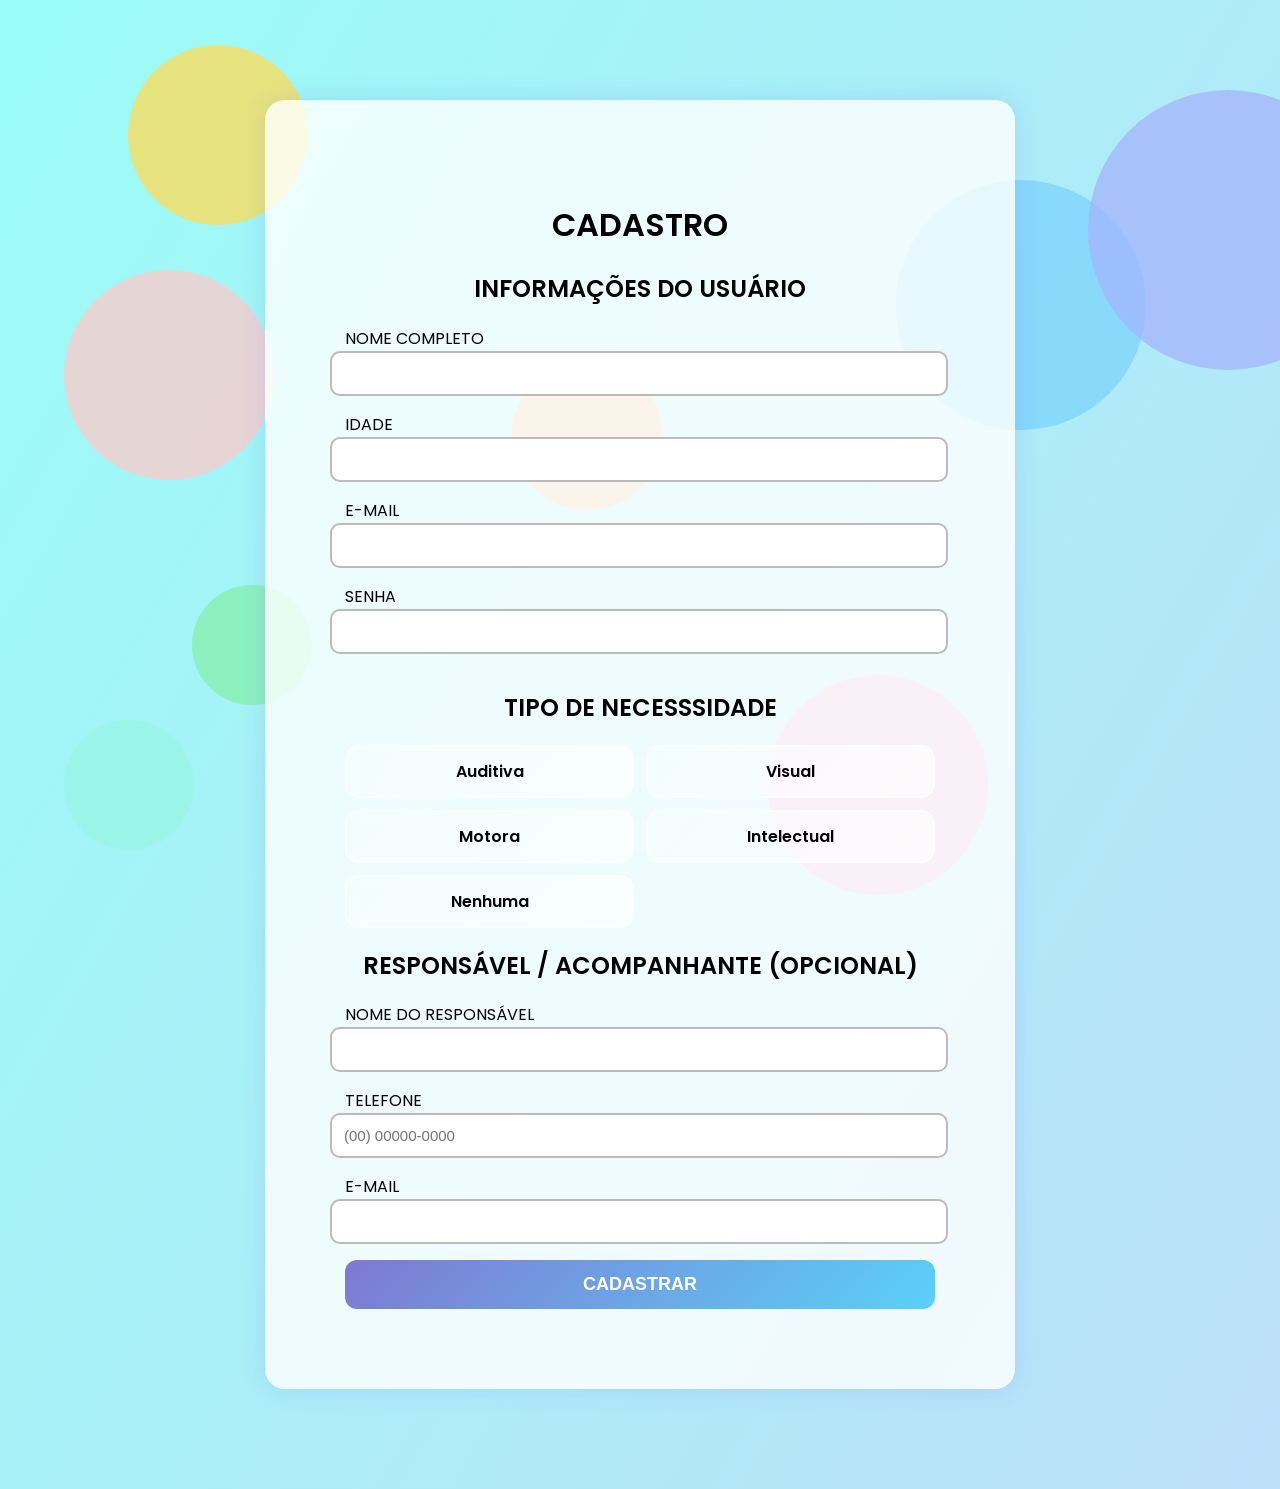
<file: index.html>
<!DOCTYPE html>
<html lang="pt-BR">
<head>
  <meta charset="UTF-8">
  <meta name="viewport" content="width=device-width, initial-scale=1.0">
  <title>Cadastro - InclusIA</title>
  <link href="https://fonts.googleapis.com/css2?family=Poppins:wght@400;600&display=swap" rel="stylesheet">
  <link rel="stylesheet" href="style.css">
</head>
<body>

  <div class="background">
    <div class="bubble b1"></div>
    <div class="bubble b2"></div>
    <div class="bubble b3"></div>
    <div class="bubble b4"></div>
    <div class="bubble b5"></div>
    <div class="bubble b6"></div>
    <div class="bubble b7"></div>
    <div class="bubble b8"></div>
  </div>

  <main class="container">
    <h1>CADASTRO</h1>

    <form id="cadastroForm">

      <h2>INFORMAÇÕES DO USUÁRIO</h2>

      <label for="nome">NOME COMPLETO</label>
      <input type="text" id="nome" name="nome" required>

      <label for="idade">IDADE</label>
      <input type="number" id="idade" name="idade" min="1" required>

      <label for="email">E-MAIL</label>
      <input type="email" id="email" name="email" required>

      <label for="senha">SENHA</label>
      <input type="password" id="senha" name="senha" required>

      <h2>TIPO DE NECESSSIDADE</h2>
      <div class="checkbox-buttons">
        <input type="checkbox" id="auditiva" name="necessidades" value="auditiva">
        <label for="auditiva">Auditiva</label>

        <input type="checkbox" id="visual" name="necessidades" value="visual">
        <label for="visual">Visual</label>

        <input type="checkbox" id="motora" name="necessidades" value="motora">
        <label for="motora">Motora</label>

        <input type="checkbox" id="intelectual" name="necessidades" value="intelectual">
        <label for="intelectual">Intelectual</label>

        <input type="checkbox" id="nenhuma" name="necessidades" value="nenhuma">
        <label for="nenhuma">Nenhuma</label>
      </div>

      <h2>RESPONSÁVEL / ACOMPANHANTE (OPCIONAL)</h2>

      <label for="nomeResp">NOME DO RESPONSÁVEL</label>
      <input type="text" id="nomeResp" name="nomeResp">

      <label for="telResp">TELEFONE</label>
      <input type="tel" id="telResp" name="telResp" placeholder="(00) 00000-0000">

      <label for="emailResp">E-MAIL</label>
      <input type="email" id="emailResp" name="emailResp">

      <button type="submit" class="btn-cadastrar">CADASTRAR</button>

    </form>
  </main>

  
<script src="cadastro.js"></script>

</body>
</html>
</file>
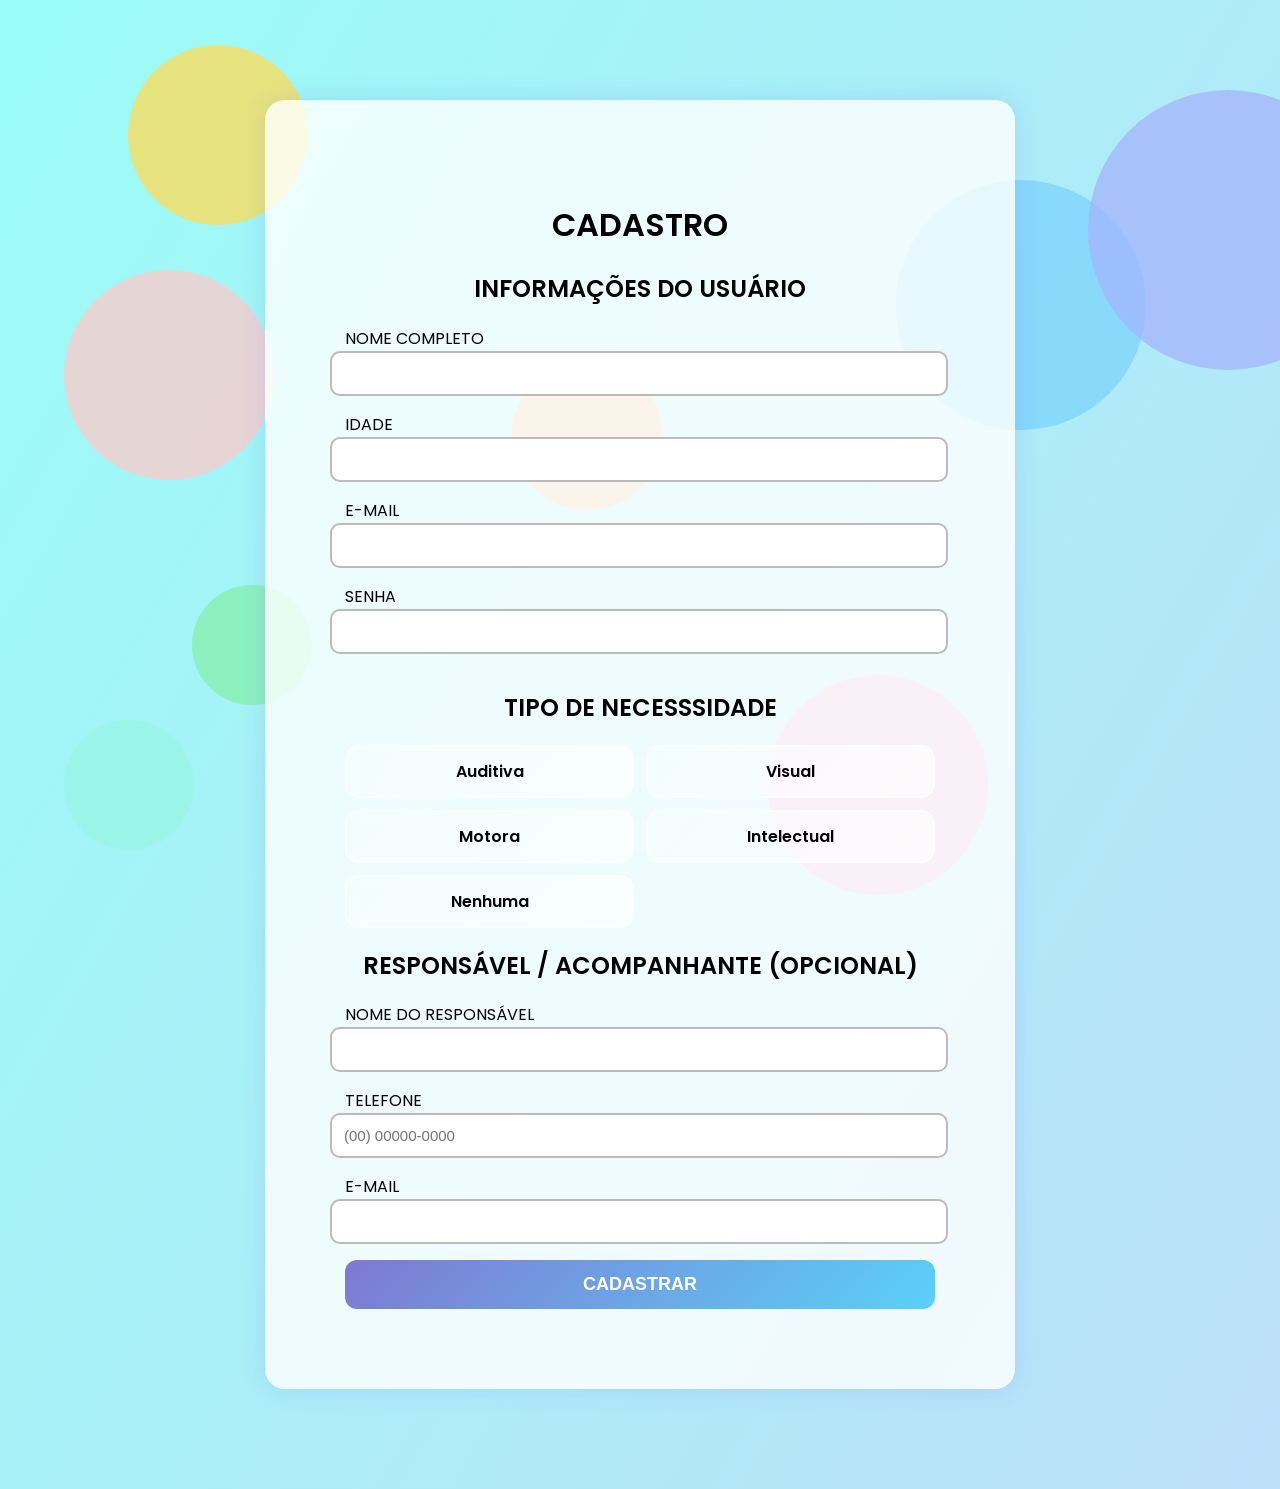
<file: cadastro.html>
<!DOCTYPE html>
<html lang="pt-BR">
<head>
  <meta charset="UTF-8">
  <meta name="viewport" content="width=device-width, initial-scale=1.0">
  <title>Cadastro - InclusIA</title>
  <link href="https://fonts.googleapis.com/css2?family=Poppins:wght@400;600&display=swap" rel="stylesheet">
  <link rel="stylesheet" href="cadastro.css">
</head>
<body>

  <div class="background">
    <div class="bubble b1"></div>
    <div class="bubble b2"></div>
    <div class="bubble b3"></div>
    <div class="bubble b4"></div>
    <div class="bubble b5"></div>
    <div class="bubble b6"></div>
    <div class="bubble b7"></div>
    <div class="bubble b8"></div>
  </div>

  <main class="container">
    <h1>CADASTRO</h1>

    <form id="cadastroForm">

      <h2>INFORMAÇÕES DO USUÁRIO</h2>

      <label for="nome">NOME COMPLETO</label>
      <input type="text" id="nome" name="nome" required>

      <label for="idade">IDADE</label>
      <input type="number" id="idade" name="idade" min="1" required>

      <label for="email">E-MAIL</label>
      <input type="email" id="email" name="email" required>

      <label for="senha">SENHA</label>
      <input type="password" id="senha" name="senha" required>

      <h2>TIPO DE NECESSSIDADE</h2>
      <div class="checkbox-buttons">
        <input type="checkbox" id="auditiva" name="necessidades" value="auditiva">
        <label for="auditiva">Auditiva</label>

        <input type="checkbox" id="visual" name="necessidades" value="visual">
        <label for="visual">Visual</label>

        <input type="checkbox" id="motora" name="necessidades" value="motora">
        <label for="motora">Motora</label>

        <input type="checkbox" id="intelectual" name="necessidades" value="intelectual">
        <label for="intelectual">Intelectual</label>

        <input type="checkbox" id="nenhuma" name="necessidades" value="nenhuma">
        <label for="nenhuma">Nenhuma</label>
      </div>

      <h2>RESPONSÁVEL / ACOMPANHANTE (OPCIONAL)</h2>

      <label for="nomeResp">NOME DO RESPONSÁVEL</label>
      <input type="text" id="nomeResp" name="nomeResp">

      <label for="telResp">TELEFONE</label>
      <input type="tel" id="telResp" name="telResp" placeholder="(00) 00000-0000">

      <label for="emailResp">E-MAIL</label>
      <input type="email" id="emailResp" name="emailResp">

      <!-- BOTÃO CORRETO -->
      <button type="submit" class="btn-cadastrar">CADASTRAR</button>

    </form>
  </main>

  
<script src="cadastro.js"></script>

</body>
</html>
</file>
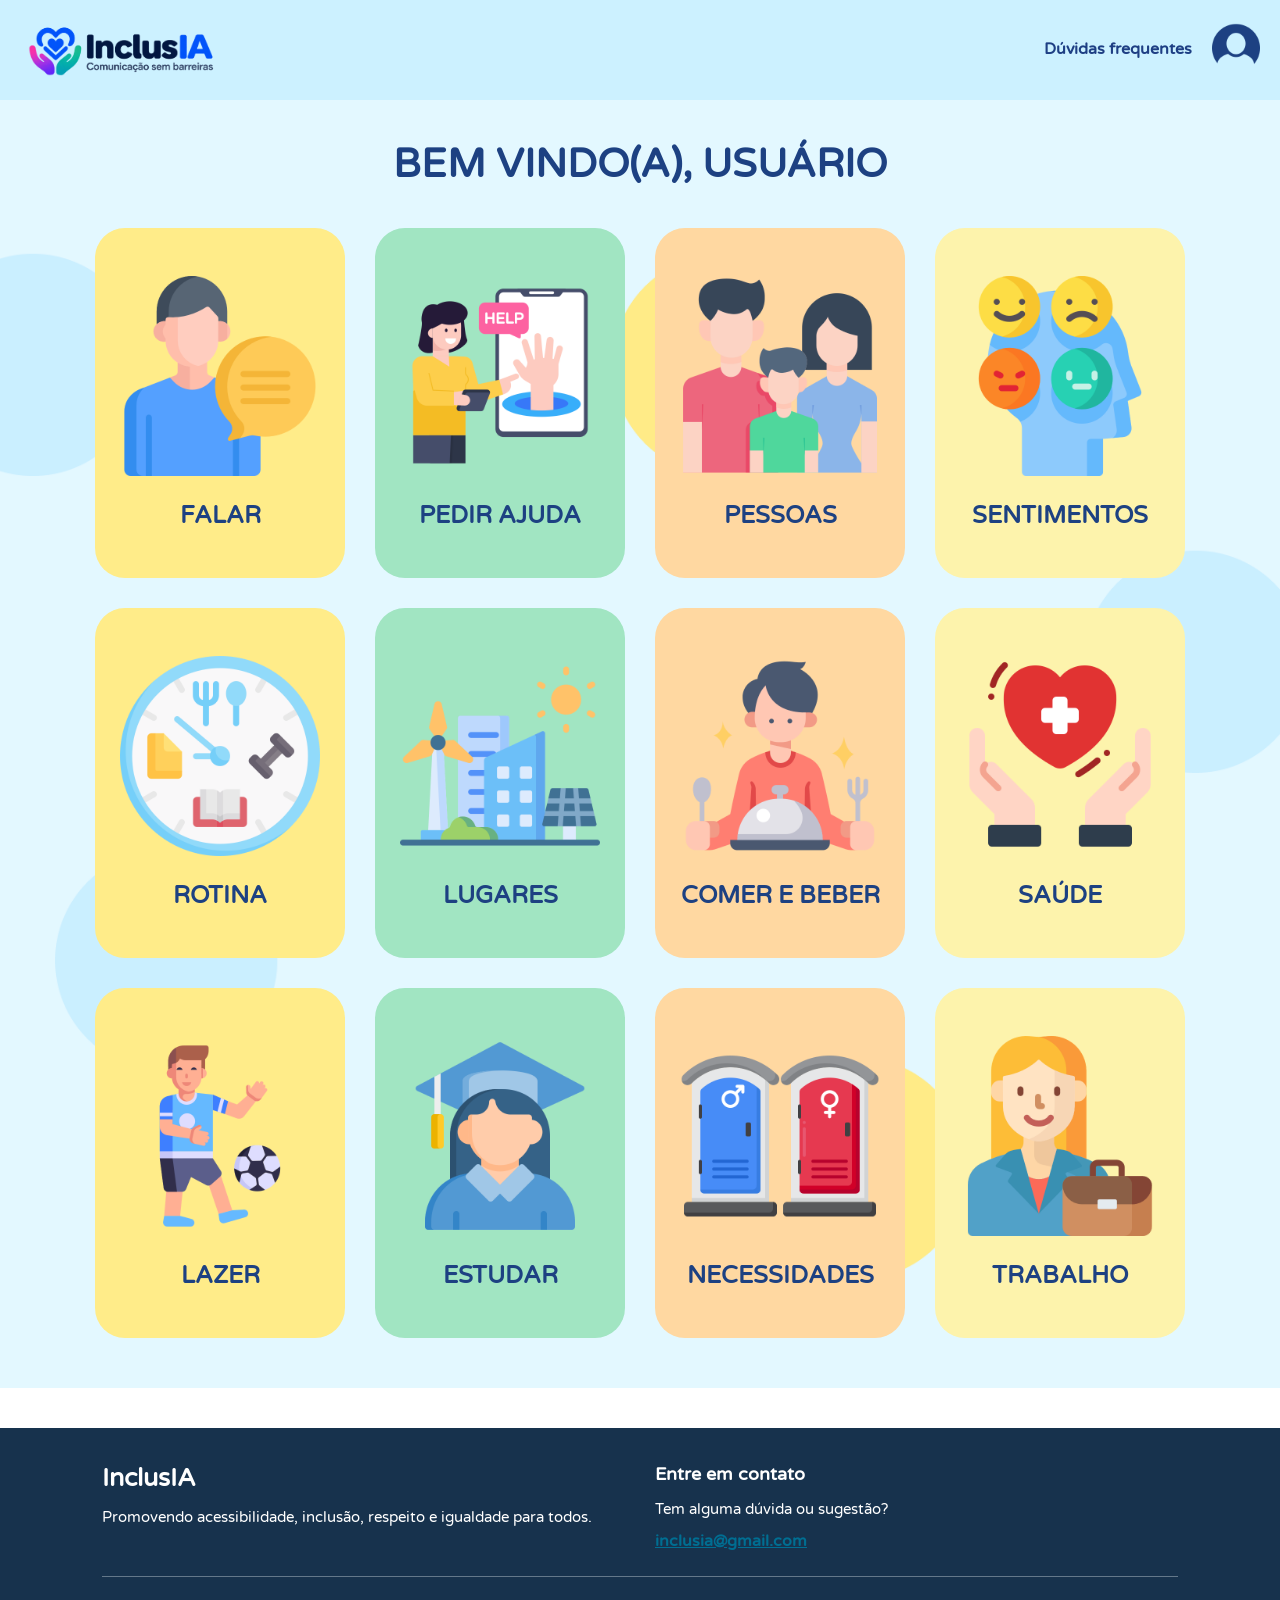
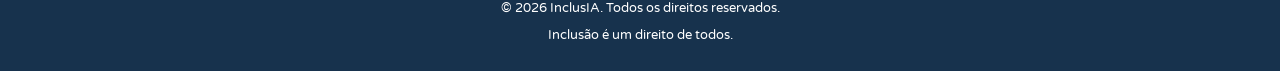
<file: principal.html>
<!DOCTYPE html>
<html lang="pt-BR">
<head>
  <meta charset="utf-8" />
  <meta name="viewport" content="width=device-width,initial-scale=1" />
  <title>InclusIA</title>
  
  <link rel="preconnect" href="https://fonts.googleapis.com">
  <link rel="preconnect" href="https://fonts.gstatic.com" crossorigin>
  <link href="https://fonts.googleapis.com/css2?family=Varela+Round&display=swap" rel="stylesheet">

  <link rel="stylesheet" href="./css/principal.css">
  <link rel="stylesheet" href="./css/perfil.css">
  <link rel="stylesheet" href="./css/faq.css">
</head>
<body>
  <header>
    <img src="img/logo.png" class="logo" alt="">

    <button id="btnFaq" class="btn-faq" type="button" aria-label="Dúvidas frequentes" aria-expanded="false">Dúvidas frequentes</button>
    
    <button id="btnPerfil" class="btn-perfil" type="button" aria-label="Editar meus dados">
      <img src="./img/usuario-icon.png" alt="">
    </button>

  </header>

  <main>
    
<h1 id="tituloPrincipal">BEM VINDO(A),</h1>
    <script>
  const nomeUser = localStorage.getItem("usuarioNome") || "Usuário";
  document.getElementById("tituloPrincipal").innerText =
    `BEM VINDO(A), ${nomeUser.toUpperCase()}`;
</script>



    <div vw class="enabled">
      <div vw-access-button class="active"></div>
      <div vw-plugin-wrapper>
        <div class="vw-plugin-top-wrapper"></div>
      </div>
    </div>

    <div class="container">
      <a href="secundario.html?categoria=falar">
      <div id="card1" class="card" class="">
        <img id="fotocard" src="./img/falar.png" alt="">
        <h2 class="card-title">FALAR</h2>
      </div>
      </a>

      <a href="secundario.html?categoria=ajuda">
      <div id="card2" class="card">
        <img id="fotocard" src="./img/ajuda.png" alt="">
        <h2 class="card-title">PEDIR AJUDA</h2>
      </div>
      </a>
      
      <a href="secundario.html?categoria=pessoas">
      <div id="card3" class="card">
        <img id="fotocard" src="./img/pessoas.png" alt="">
        <h2 class="card-title">PESSOAS</h2>
      </div>
      </a>

      <a href="secundario.html?categoria=emocoes">
      <div id="card4" class="card">
        <img id="fotocard" src="./img/emocoes.png" alt="">
        <h2 class="card-title">SENTIMENTOS</h2>
      </div>
      </a>
    </div>

    <div class="container2">
      <a href="secundario.html?categoria=rotina">
      <div id="card1" class="card">
        <img id="fotocard" src="./img/rotina.png" alt="">
        <h2 class="card-title">ROTINA</h2>
      </div>
      </a>

      <a href="secundario.html?categoria=lugares">
      <div id="card2" class="card">
        <img id="fotocard" src="./img/lugares.png" alt="">
        <h2 class="card-title">LUGARES</h2>
      </div>
      </a>

      <a href="secundario.html?categoria=comer">
      <div id="card3" class="card">
        <img id="fotocard" src="./img/comer.png" alt="">
        <h2 class="card-title">COMER E BEBER</h2>
      </div>
      </a>

      <a href="secundario.html?categoria=saude">
      <div id="card4" class="card">
        <img id="fotocard" src="./img/saude.png" alt="">
        <h2 class="card-title">SAÚDE</h2>
      </div>
      </a>
    </div>

    <div class="container3">
      <a href="secundario.html?categoria=lazer">
      <div id="card1" class="card">
        <img id="fotocard" src="./img/lazer.png" alt="">
        <h2 class="card-title">LAZER</h2>
      </div>
      </a>

      <a href="secundario.html?categoria=estudar">
      <div id="card2" class="card">
        <img id="fotocard" src="./img/estudar.png" alt="">
        <h2 class="card-title">ESTUDAR</h2>
      </div>
      </a>

      <a href="secundario.html?categoria=necessidades">
      <div id="card3" class="card">
        <img id="fotocard" src="./img/necessidades.png" alt="">
        <h2 class="card-title">NECESSIDADES</h2>
      </div>
      </a>

      <a href="secundario.html?categoria=trabalho">
      <div id="card4" class="card">
        <img id="fotocard" src="./img/trabalho.png" alt="">
        <h2 class="card-title">TRABALHO</h2>
      </div>
      </a>
    </div>
    
  </main>

  <footer class="footer-acessibilidade">
  <div class="footer-conteudo">

    <div class="footer-info">
      <h3>InclusIA</h3>
      <p>
        Promovendo acessibilidade, inclusão,
        respeito e igualdade para todos.
      </p>
    </div>

    <div class="footer-contato">
      <h4>Entre em contato</h4>
      <p>
        Tem alguma dúvida ou sugestão?
      </p>
      <a href="mailto:inclusia@gmail.com">
        inclusia@gmail.com
      </a>
    </div>

  </div>

  <div class="footer-final">
    <p>
      &copy; 2026 InclusIA.
      Todos os direitos reservados.
    </p>
    <p>Inclusão é um direito de todos.</p>
  </div>
</footer>

  <script src="./js/principal.js"></script>
  <script src="./js/perfil.js"></script>
  <script src="./js/faq.js"></script>

  <script src="https://vlibras.gov.br/app/vlibras-plugin.js"></script>
  <script>new window.VLibras.Widget('https://vlibras.gov.br/app');</script>
  


</body>
</html>
</file>
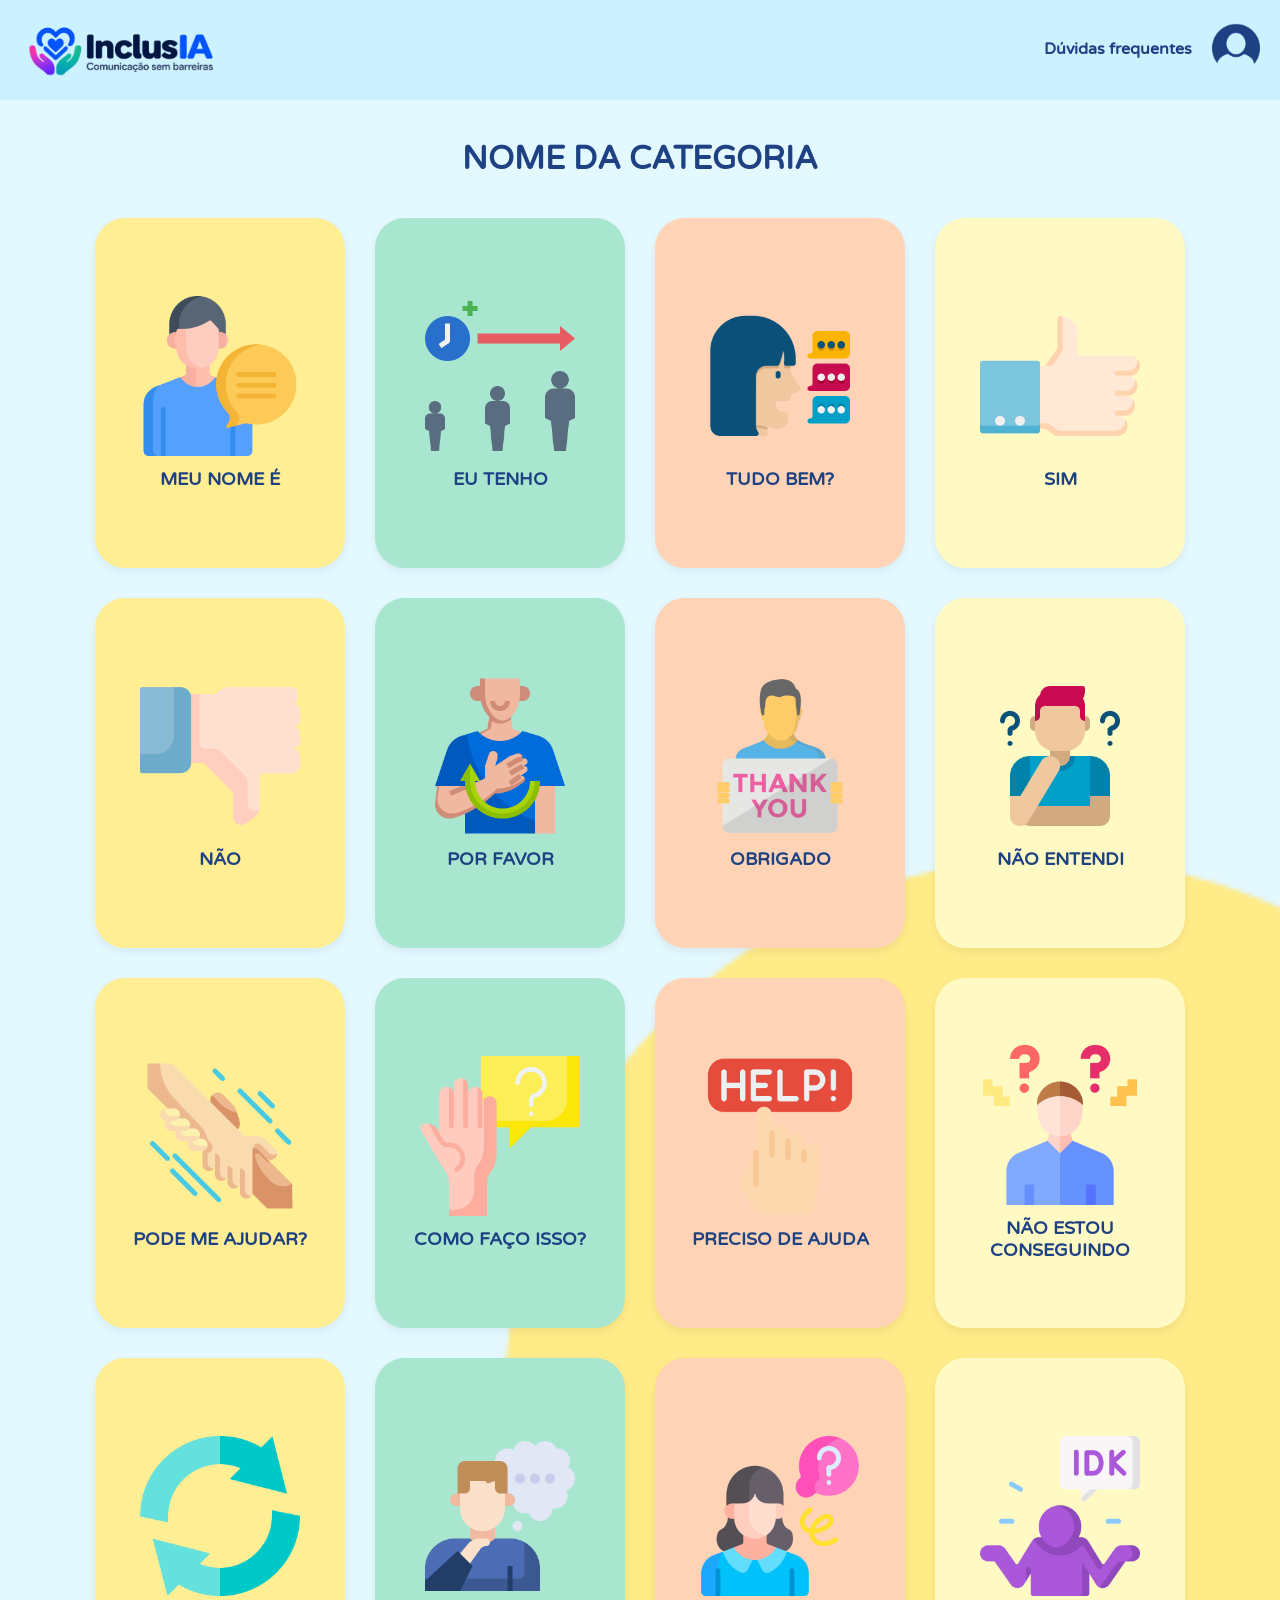
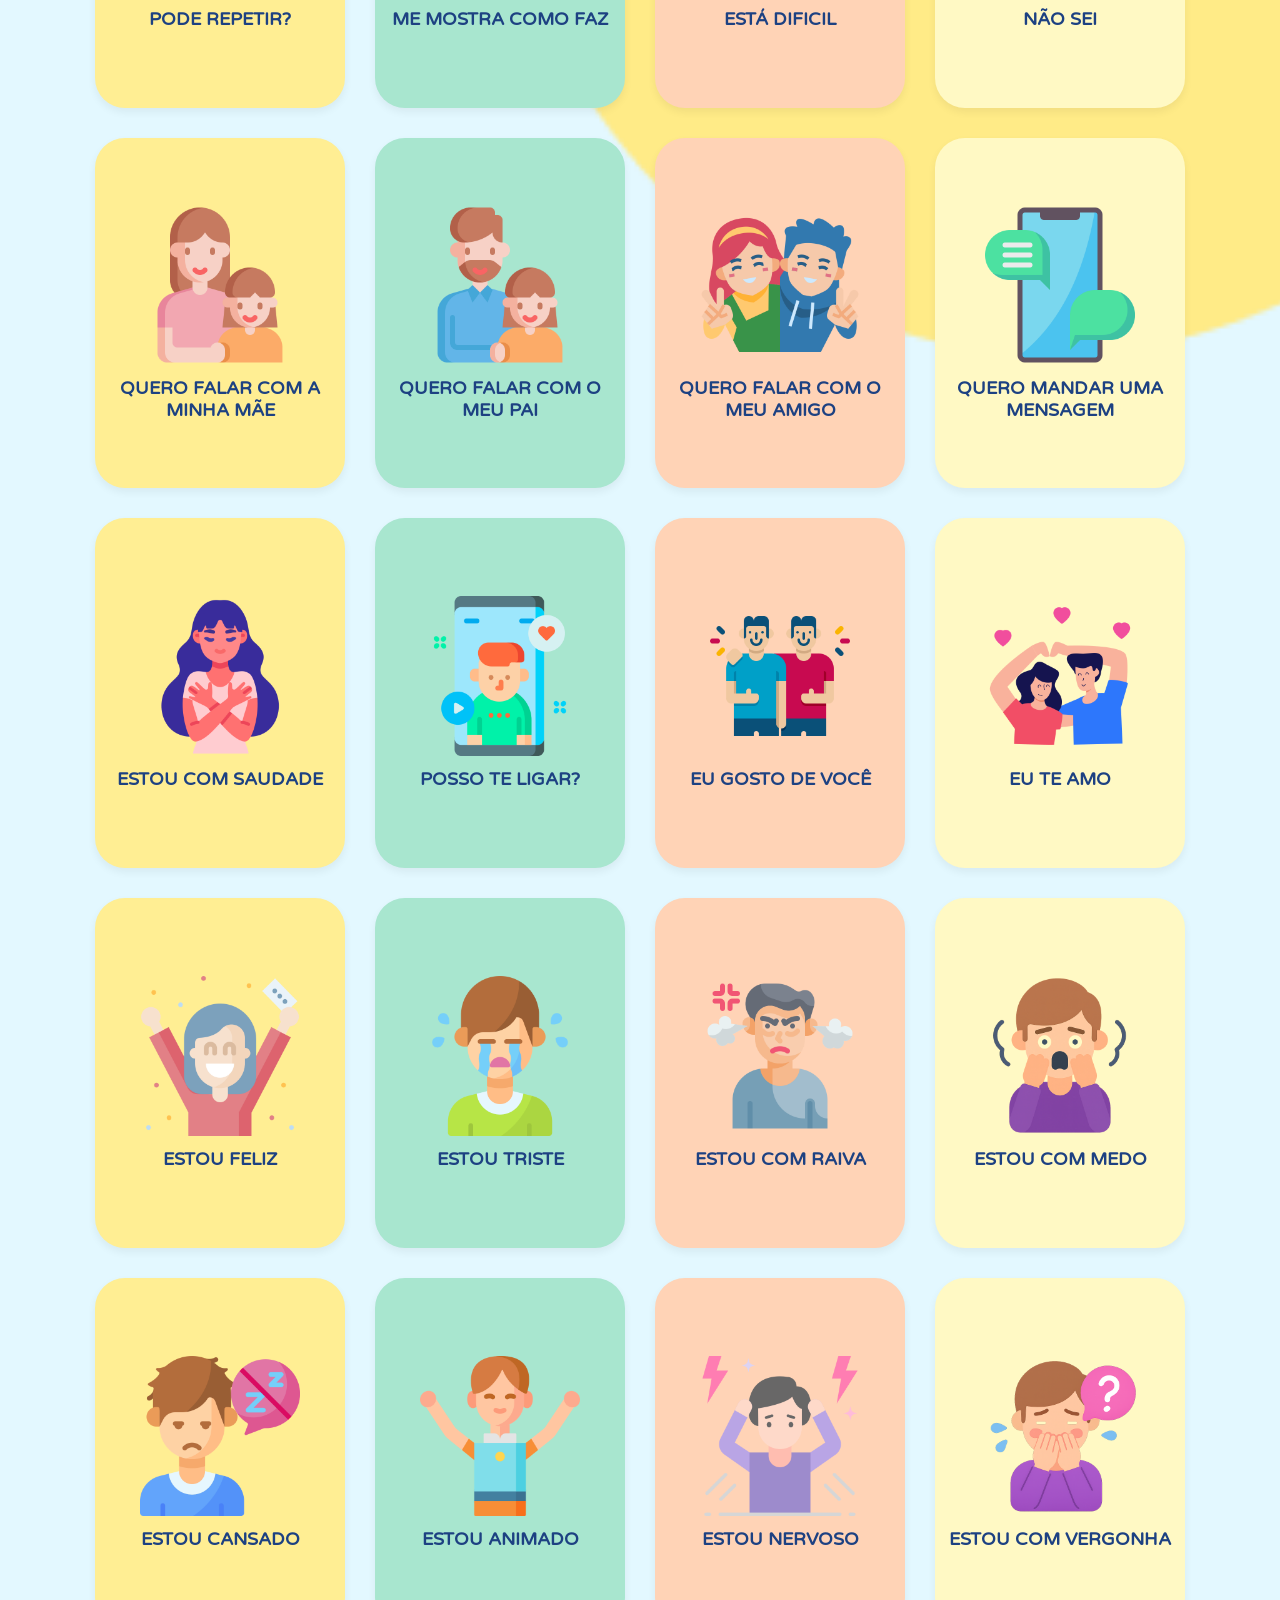
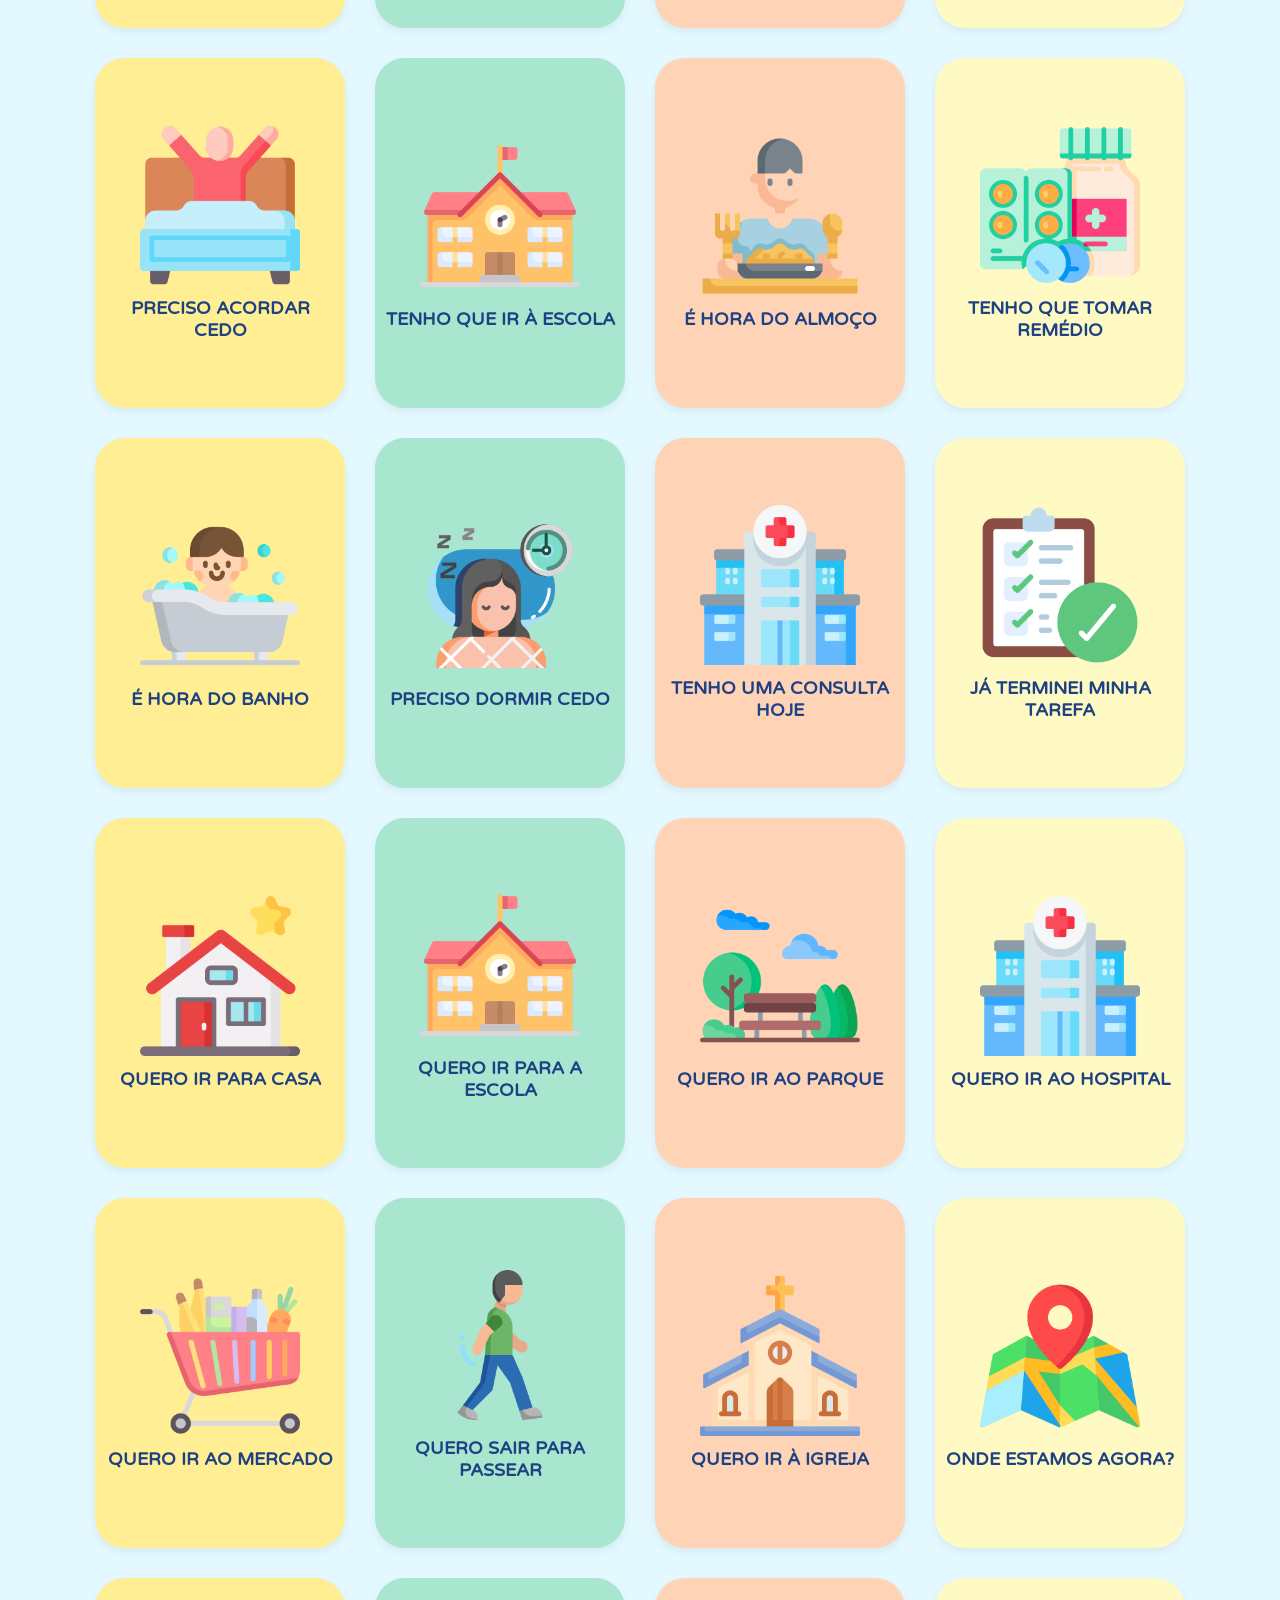
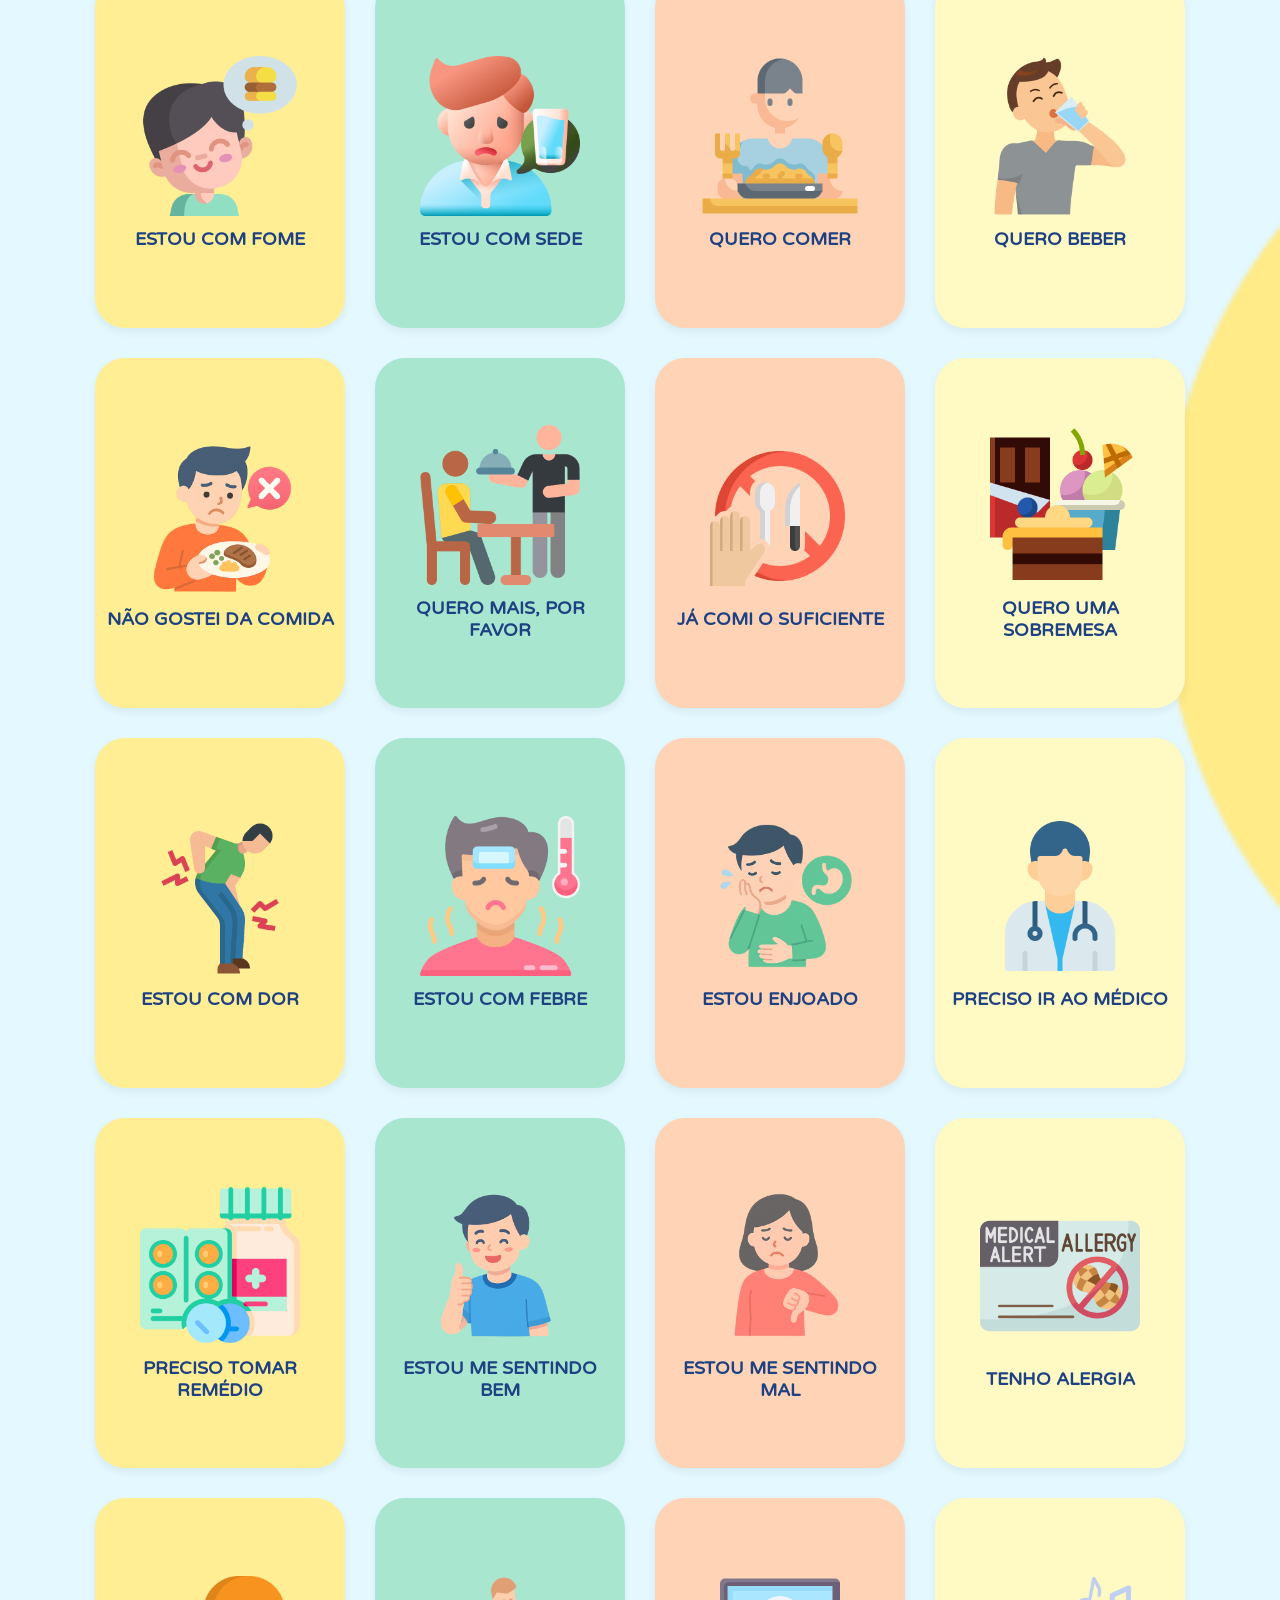
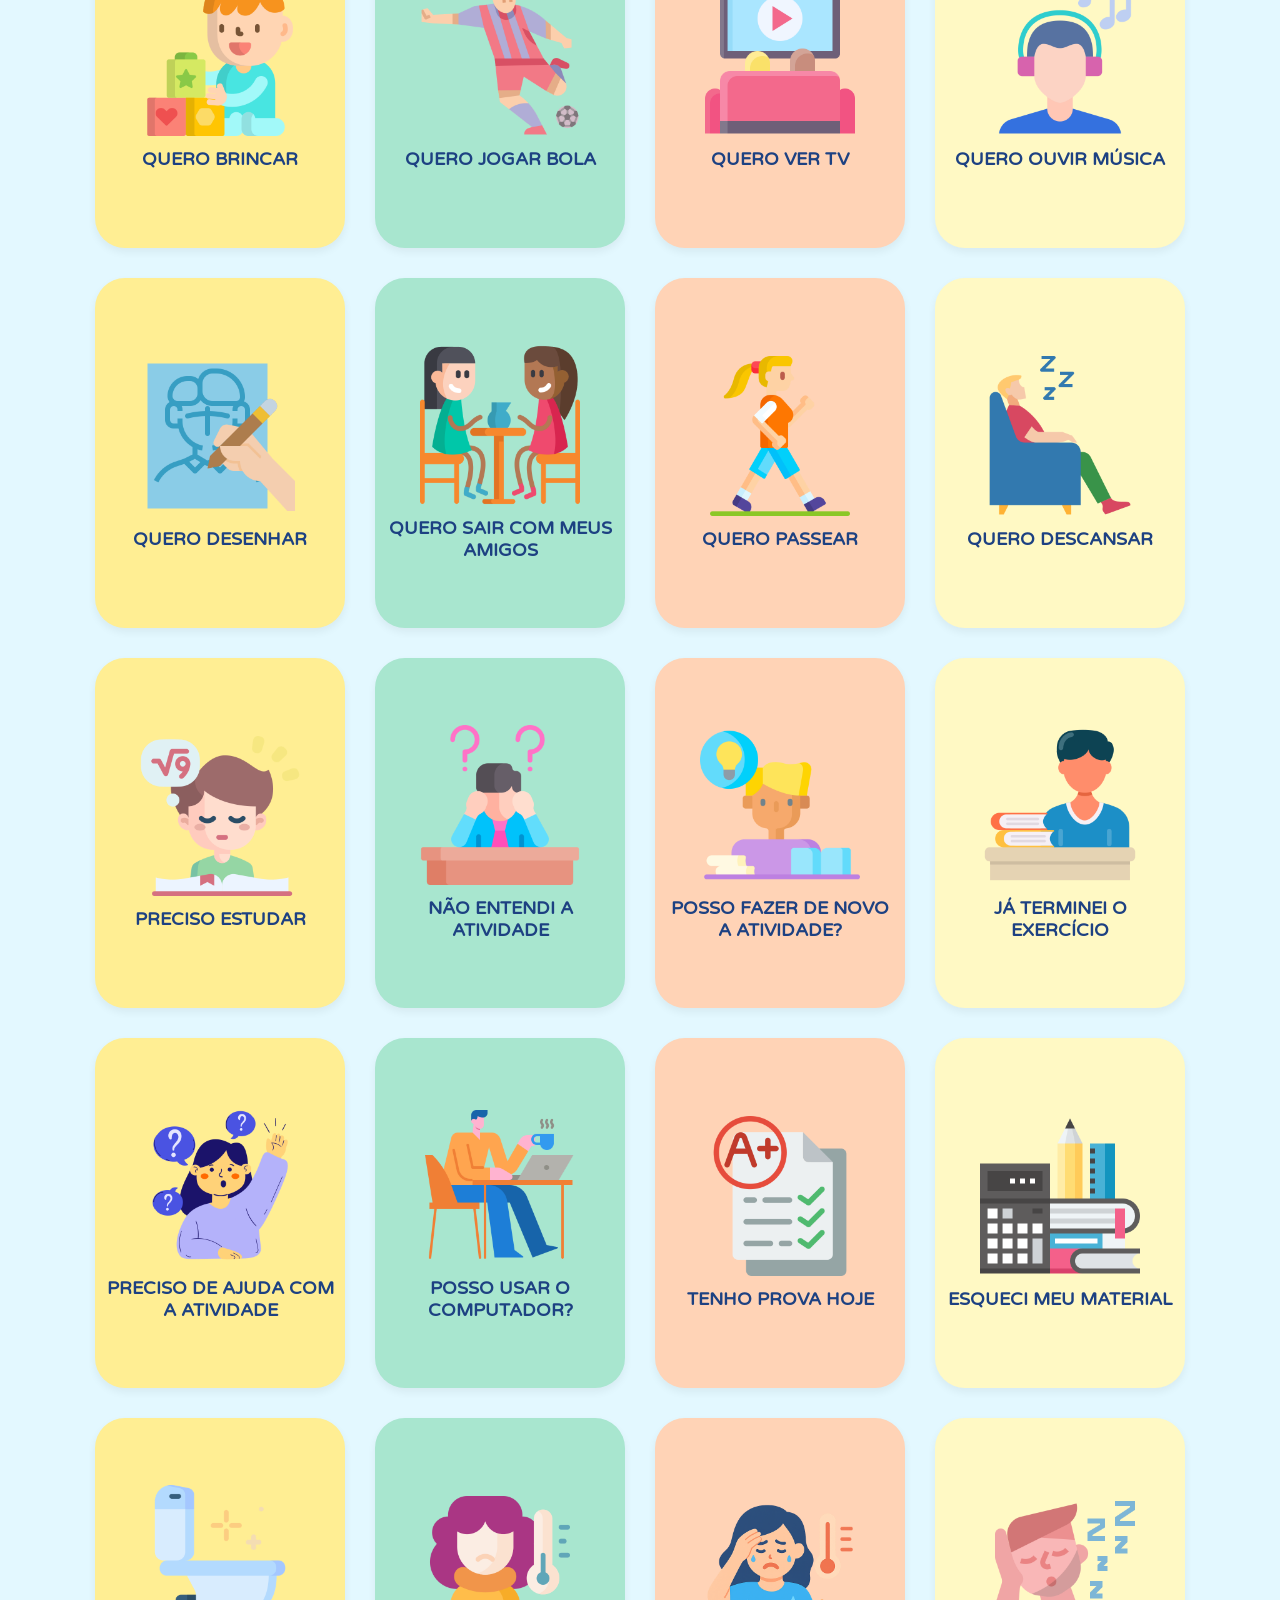
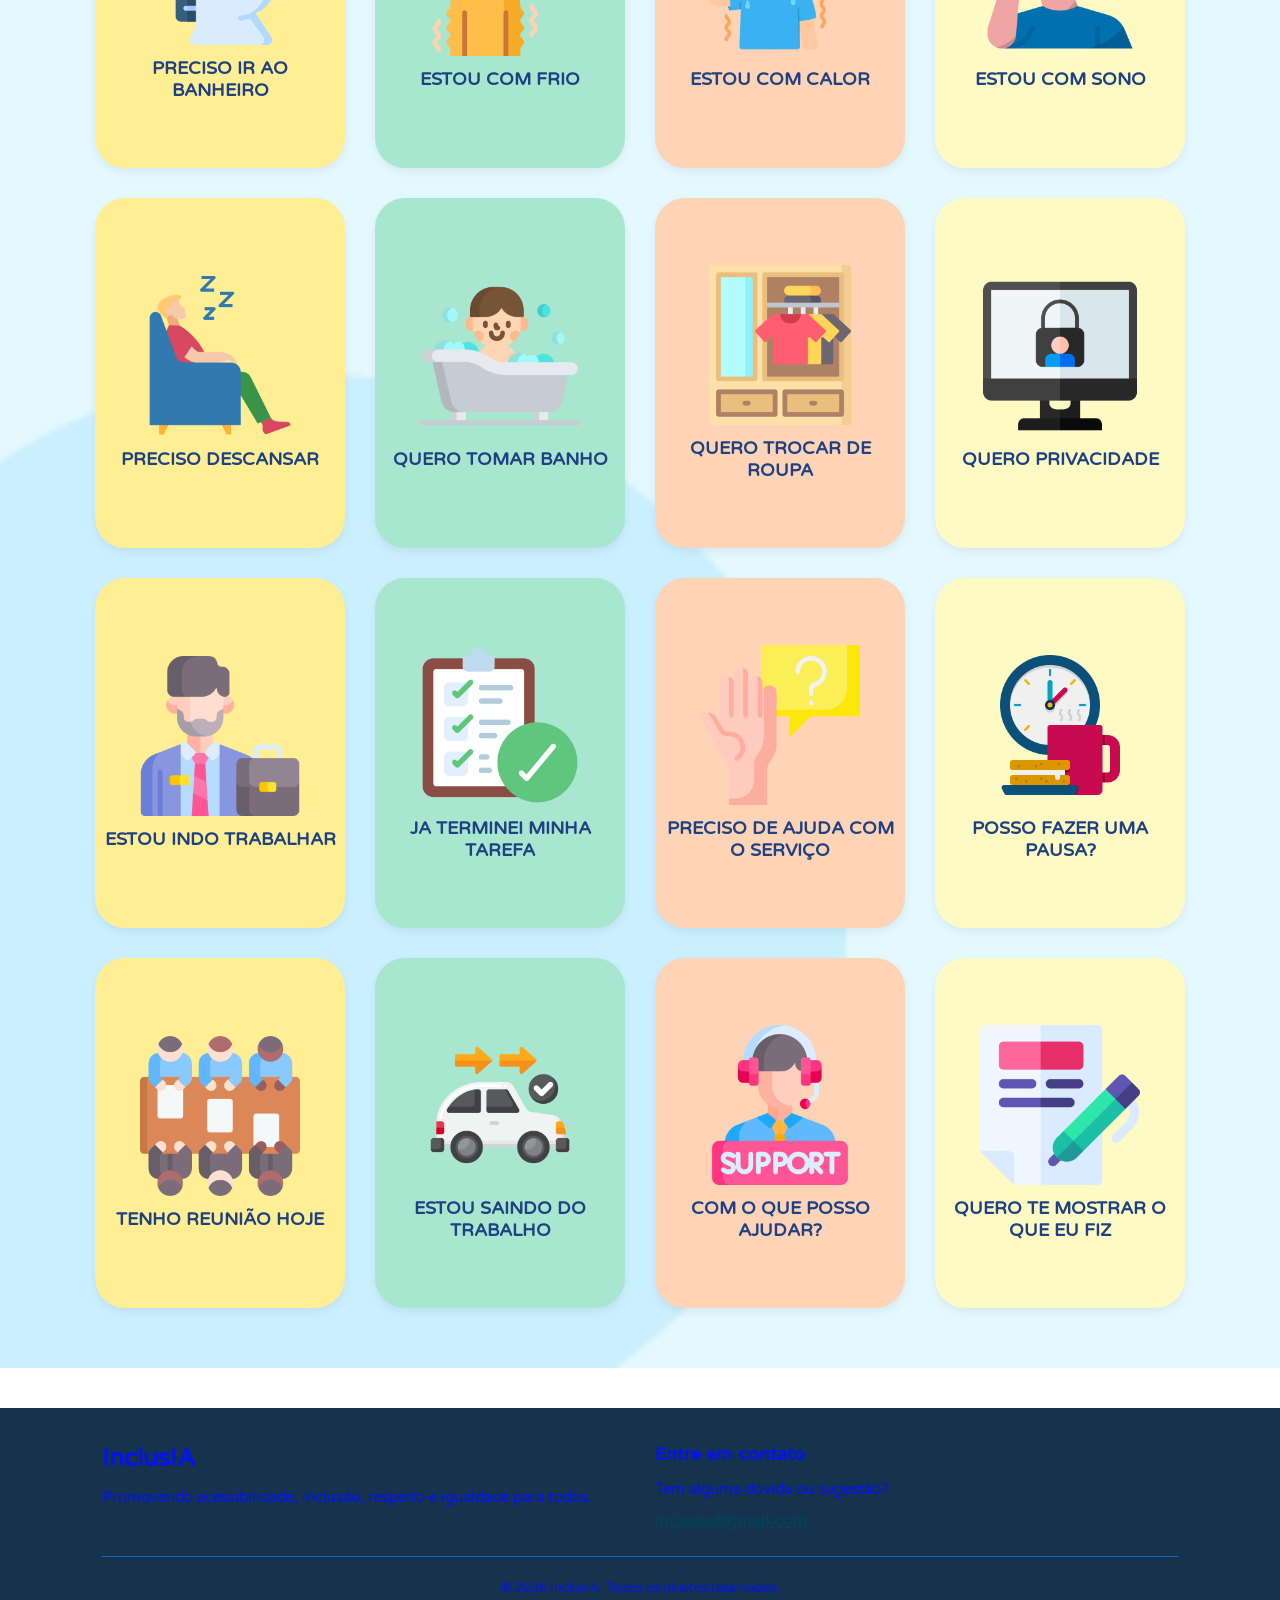
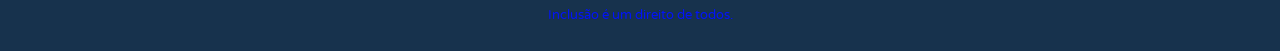
<file: secundario.html>
<!DOCTYPE html>
<html lang="en">
<head>
    <meta charset="UTF-8">
    <meta name="viewport" content="width=device-width, initial-scale=1.0">
    <title>InclusIA</title>

    <link rel="preconnect" href="https://fonts.googleapis.com">
    <link rel="preconnect" href="https://fonts.gstatic.com" crossorigin>
    <link href="https://fonts.googleapis.com/css2?family=Varela+Round&display=swap" rel="stylesheet">
    <link rel="stylesheet" href="./css/secundario.css">
    <link rel="stylesheet" href="./css/perfil.css">
    <link rel="stylesheet" href="./css/faq.css">
</head>
<body>
    <header>
        <img src="img/logo.png" class="logo" alt="">

      <button id="btnFaq" class="btn-faq" type="button" aria-label="Dúvidas frequentes" aria-expanded="false">Dúvidas frequentes</button>
    
      <button id="btnPerfil" class="btn-perfil" type="button" aria-label="Editar meus dados">
        <img src="./img/usuario-icon.png" alt="">
      </button>
      </header>

      <div vw class="enabled">
        <div vw-access-button class="active"></div>
        <div vw-plugin-wrapper>
          <div class="vw-plugin-top-wrapper"></div>
        </div>
      </div>

      <main>
        <h1>NOME DA CATEGORIA</h1>
        <div class="container"></div>
      </main>

      <footer class="footer-acessibilidade">
  <div class="footer-conteudo">

    <div class="footer-info">
      <h3>InclusIA</h3>
      <p>
        Promovendo acessibilidade, inclusão,
        respeito e igualdade para todos.
      </p>
    </div>

    <div class="footer-contato">
      <h4>Entre em contato</h4>
      <p>
        Tem alguma dúvida ou sugestão?
      </p>
      <a href="mailto:inclusia@gmail.com">
        inclusia@gmail.com
      </a>
    </div>

  </div>

  <div class="footer-final">
    <p>
      &copy; 2026 InclusIA.
      Todos os direitos reservados.
    </p>
    <p>Inclusão é um direito de todos.</p>
  </div>
</footer>
    
      <script src="./js/secundario.js"></script>
      <script src="./js/perfil.js"></script>
      <script src="./js/faq.js"></script>

      <script src="https://vlibras.gov.br/app/vlibras-plugin.js"></script>
      <script>new window.VLibras.Widget('https://vlibras.gov.br/app');</script>
</body>
</html>
</file>
<file: style.css>
body {
  margin: 0;
  padding: 0;
  font-family: 'Poppins', sans-serif;
  overflow-x: hidden;
  background: linear-gradient(120deg, #9afcf6, #e0c3fc);
  background-size: 200% 200%;
  animation: gradientFlow 12s ease infinite;
}

@keyframes gradientFlow {
  0% { background-position: 0% 50%; }
  50% { background-position: 100% 50%; }
  100% { background-position: 0% 50%; }
}
.container {
  width: 90%;
  max-width: 590px;
  background: #ffffffcc;
  padding: 80px;
  margin: 100px auto;
  border-radius: 20px;
  box-shadow: 0 0 25px rgba(85, 82, 240, 0.15);
  position: relative;
  z-index: 5;
}

h1, h2 {
  text-align: center;
  font-weight: 600;
}
input, select {
  width: 100%;
  padding: 12px;
  margin-bottom: 16px;
  border: 2px solid #bbbbbb;
  border-radius: 10px;
  font-size: 15px;
  transition: 0.3s;
  margin-left: -15px;
}

input:focus {
  border-color: #6a5acd;
  outline: none;
}
.checkbox-buttons {
  display: grid;
  grid-template-columns: repeat(2, 1fr);
  gap: 12px;
}

.checkbox-buttons input[type="checkbox"] {
  display: none;
}

.checkbox-buttons label {
  background: linear-gradient(135deg, #ffffff55, #ffffffaa);
  padding: 12px;
  border-radius: 14px;
  text-align: center;
  cursor: pointer;
  font-weight: 600;
  border: 2px solid #ffffff88;
  backdrop-filter: blur(4px);
  transition: 0.3s;
}

.checkbox-buttons input[type="checkbox"]:checked + label {
  background: linear-gradient(135deg, #7f78d2, #5ad1f8);
  color: white;
  border-color: #ffffff;
  transform: scale(1.05);
  box-shadow: 0 0 10px rgba(255,255,255,0.5);
}

.checkbox-buttons label:hover {
  transform: scale(1.03);
}
button {
  width: 100%;
  padding: 14px;
  background: linear-gradient(135deg, #7f78d2, #5ad1f8);
  border: none;
  border-radius: 12px;
  font-size: 18px;
  font-weight: 600;
  color: white;
  cursor: pointer;
  transition: 0.3s;
}

button:hover {
  transform: scale(1.05);
}
.background {
  position: fixed;
  inset: 0;
  z-index: 0;
  overflow: hidden;
}

.bubble {
  position: absolute;
  border-radius: 50%;
  opacity: 0.75;
  animation: pulse 4s ease-in-out infinite;
}

@keyframes pulse {
  0% { transform: scale(1); opacity: 0.7; }
  50% { transform: scale(1.15); opacity: 1; }
  100% { transform: scale(1); opacity: 0.7; }
}
.b1 { width: 180px; height: 180px; background: #ffdd57; top: 5%; left: 10%; }
.b2 { width: 250px; height: 250px; background: #7dd3fc; top: 20%; left: 70%; animation-delay: .3s; }
.b3 { width: 120px; height: 120px; background: #86efac; top: 65%; left: 15%; animation-delay: .6s; }
.b4 { width: 220px; height: 220px; background: #f9a8d4; top: 75%; left: 60%; animation-delay: .9s; }
.b5 { width: 150px; height: 150px; background: #fdba74; top: 40%; left: 40%; animation-delay: 1.2s; }
.b6 { width: 280px; height: 280px; background: #a5b4fc; top: 10%; left: 85%; animation-delay: 1.5s; }
.b7 { width: 130px; height: 130px; background: #99f6e4; top: 80%; left: 5%; animation-delay: 1.8s; }
.b8 { width: 210px; height: 210px; background: #fecaca; top: 30%; left: 5%; animation-delay: 2.1s; }


a{
  text-decoration: none;
  color: white;
}


/* RESPONSIVO (o computador continua igual) */

/* Tablet e celular: o container deixa de passar da largura da tela */
@media (max-width: 760px) {
  .container {
    box-sizing: border-box;
    width: 92%;
    padding: 40px 28px;
    margin: 40px auto;
  }

  input, select {
    box-sizing: border-box;
    margin-left: 0;
    font-size: 16px; /* evita o zoom automático no iPhone */
  }
}

/* Celular */
@media (max-width: 480px) {
  .container {
    padding: 28px 18px;
    margin: 24px auto;
    border-radius: 16px;
  }

  h1 { font-size: 1.6rem; }
  h2 { font-size: 1.05rem; }

  .checkbox-buttons { gap: 10px; }
  .checkbox-buttons label {
    padding: 10px 6px;
    font-size: 14px;
  }

  button {
    padding: 12px;
    font-size: 16px;
  }
}
</file>
<file: cadastro.css>
body {
  margin: 0;
  padding: 0;
  font-family: 'Poppins', sans-serif;
  overflow-x: hidden;
  background: linear-gradient(120deg, #9afcf6, #e0c3fc);
  background-size: 200% 200%;
  animation: gradientFlow 12s ease infinite;
}

@keyframes gradientFlow {
  0% { background-position: 0% 50%; }
  50% { background-position: 100% 50%; }
  100% { background-position: 0% 50%; }
}
.container {
  width: 90%;
  max-width: 590px;
  background: #ffffffcc;
  padding: 80px;
  margin: 100px auto;
  border-radius: 20px;
  box-shadow: 0 0 25px rgba(85, 82, 240, 0.15);
  position: relative;
  z-index: 5;
}

h1, h2 {
  text-align: center;
  font-weight: 600;
}
input, select {
  width: 100%;
  padding: 12px;
  margin-bottom: 16px;
  border: 2px solid #bbbbbb;
  border-radius: 10px;
  font-size: 15px;
  transition: 0.3s;
  margin-left: -15px;
}

input:focus {
  border-color: #6a5acd;
  outline: none;
}
.checkbox-buttons {
  display: grid;
  grid-template-columns: repeat(2, 1fr);
  gap: 12px;
}

.checkbox-buttons input[type="checkbox"] {
  display: none;
}

.checkbox-buttons label {
  background: linear-gradient(135deg, #ffffff55, #ffffffaa);
  padding: 12px;
  border-radius: 14px;
  text-align: center;
  cursor: pointer;
  font-weight: 600;
  border: 2px solid #ffffff88;
  backdrop-filter: blur(4px);
  transition: 0.3s;
}

.checkbox-buttons input[type="checkbox"]:checked + label {
  background: linear-gradient(135deg, #7f78d2, #5ad1f8);
  color: white;
  border-color: #ffffff;
  transform: scale(1.05);
  box-shadow: 0 0 10px rgba(255,255,255,0.5);
}

.checkbox-buttons label:hover {
  transform: scale(1.03);
}
button {
  width: 100%;
  padding: 14px;
  background: linear-gradient(135deg, #7f78d2, #5ad1f8);
  border: none;
  border-radius: 12px;
  font-size: 18px;
  font-weight: 600;
  color: white;
  cursor: pointer;
  transition: 0.3s;
}

button:hover {
  transform: scale(1.05);
}
.background {
  position: fixed;
  inset: 0;
  z-index: 0;
  overflow: hidden;
}

.bubble {
  position: absolute;
  border-radius: 50%;
  opacity: 0.75;
  animation: pulse 4s ease-in-out infinite;
}

@keyframes pulse {
  0% { transform: scale(1); opacity: 0.7; }
  50% { transform: scale(1.15); opacity: 1; }
  100% { transform: scale(1); opacity: 0.7; }
}
.b1 { width: 180px; height: 180px; background: #ffdd57; top: 5%; left: 10%; }
.b2 { width: 250px; height: 250px; background: #7dd3fc; top: 20%; left: 70%; animation-delay: .3s; }
.b3 { width: 120px; height: 120px; background: #86efac; top: 65%; left: 15%; animation-delay: .6s; }
.b4 { width: 220px; height: 220px; background: #f9a8d4; top: 75%; left: 60%; animation-delay: .9s; }
.b5 { width: 150px; height: 150px; background: #fdba74; top: 40%; left: 40%; animation-delay: 1.2s; }
.b6 { width: 280px; height: 280px; background: #a5b4fc; top: 10%; left: 85%; animation-delay: 1.5s; }
.b7 { width: 130px; height: 130px; background: #99f6e4; top: 80%; left: 5%; animation-delay: 1.8s; }
.b8 { width: 210px; height: 210px; background: #fecaca; top: 30%; left: 5%; animation-delay: 2.1s; }


a{
  text-decoration: none;
  color: white;
}
</file>
<file: css/principal.css>
*{
  padding: 0;
  margin: 0;
  font-family: 'Varela Round', sans-serif;
}

.varela-round-regular {
  font-family: "Varela Round", sans-serif;
  font-weight: 400;
  font-style: normal;
}


header{
  background-color: rgb(204,241,255);
  width: 100%;
  height: 100px;
}

.logo{
  width: 200px;
  margin-left: 20px;
  margin-top: 10px;
}

nav{
  float: right;
  padding: 5px;
}
li{
  float: left;
  padding: 20px;
  text-decoration: none;
  list-style-type: none;
}

.dicas, .personalizar, .conta{
  width: 50px;
  height: 50px;
  background-color: rgb(62,154,244);
  border-radius: 50px;
  list-style-type: none;
  float: left;
  border: none;
}

header img{
  width: 30px;
}


main{
  background-image: url(../img/fundo.png);
  background-size: cover;
  background-position: center top;
  width: 100%;
  min-height: 100vh;
  padding-bottom: 50px;
  box-sizing: border-box;
}

a{
  text-decoration: none;
}

h1{
  text-align: center;
  padding: 40px 16px 10px;
  color: rgb(29,65,130);
  font-size: clamp(1.5rem, 5vw, 2.5rem);
}

.container,
.container2,
.container3{
  display: flex;
  flex-wrap: wrap;
  justify-content: center;
  gap: 30px;
  width: 100%;
  max-width: 1200px;
  margin: 30px auto 0;
  padding: 0 20px;
  box-sizing: border-box;
}

.container > a,
.container2 > a,
.container3 > a{
  display: block;
  width: 250px;
}

.card{
  width: 100%;
  height: 350px;
  background-color: white;
  border-radius: 30px;

  display: flex;
  flex-direction: column;
  justify-content: center;
  align-items: center;

  transition: all 0.5s ease;
}
.card:hover{
  transform: scale(1.1);
}

#card1{
  background-color: rgb(255,236,137);
}
#card2{
  background-color: rgb(161,229,194);
}
#card3{
  background-color: rgb(255,216,161);
}
#card4{
  background-color: rgb(253,243,172);
}

.card img{
  width: 80%;
  max-width: 200px;
  height: auto;
}

h2{
  font-family: 'Varela Round', sans-serif;
  color: rgb(29,65,130);
  text-align: center;
  margin-top: 25px;
}


.footer-acessibilidade {
  background-color: #17324d;
  color: #ffffff;
  padding: 35px 8% 20px;
  font-family: Arial, sans-serif;
  margin-top: 40px;
  width: 100%;
  box-sizing: border-box;
}

.footer-conteudo {
  display: flex;
  justify-content: space-between;
  align-items: flex-start;
  flex-wrap: wrap;
  gap: 30px;
  max-width: 1200px;
  margin: 0 auto;
}

.footer-info,
.footer-contato {
  flex: 1;
  min-width: 230px;
}

.footer-acessibilidade h3 {
  font-size: 25px;
  margin: 0 0 12px;
}

.footer-acessibilidade h4 {
  font-size: 18px;
  margin: 0 0 12px;
}

.footer-acessibilidade p {
  font-size: 15px;
  line-height: 1.7;
  margin: 8px 0;
}

.footer-acessibilidade a {
  color: #006e92;
  text-decoration: underline;
  font-weight: bold;
  overflow-wrap: anywhere;
}

.footer-acessibilidade a:hover,
.footer-acessibilidade a:focus {
  color: #ffffff;
  outline-offset: 4px;
}

.footer-final {
  max-width: 1200px;
  margin: 25px auto 0;
  padding-top: 15px;
  border-top: 1px solid #64788a;
  text-align: center;
}

.footer-final p {
  font-size: 13px;
  margin: 5px 0;
}



@media (max-width: 1149px) {
  .container,
  .container2,
  .container3 {
    max-width: 580px;
  }
}

@media (max-width: 600px) {
  .container,
  .container2,
  .container3 {
    max-width: none;
    gap: 14px;
    padding: 0 14px;
    margin-top: 14px;
  }

  .container > a,
  .container2 > a,
  .container3 > a {
    width: calc(50% - 7px);
  }

  .card {
    height: auto;
    aspect-ratio: 5 / 7;
    border-radius: 22px;
  }
  .card:hover { transform: none; }

  .card h2 {
    font-size: 1rem;
    margin-top: 12px;
    padding: 0 6px;
  }

  .footer-acessibilidade {
    padding: 28px 6% 18px;
  }
  .footer-conteudo {
    flex-direction: column;
    gap: 20px;
  }
  .footer-info,
  .footer-contato {
    min-width: 0;
    width: 100%;
    text-align: center;
  }
}
</file>
<file: css/perfil.css>
.btn-perfil {
  position: absolute;
  top: 20px;
  right: 20px;
  padding: 0;
  border: none;
  background: transparent;
  line-height: 0;
  cursor: pointer;
  transition: 0.3s;
  z-index: 50;
}

.btn-perfil img {
  width: 48px;
  height: 48px;
  display: block;
}

.btn-perfil:hover { transform: scale(1.1); }

.btn-perfil:focus-visible {
  outline: 3px solid #5ad1f8;
  outline-offset: 4px;
  border-radius: 50%;
}

.perfil-painel {
  position: fixed;
  top: 70px;
  right: 20px;
  width: 400px;
  max-width: calc(100vw - 40px);
  max-height: calc(100vh - 90px);
  overflow-y: auto;
  box-sizing: border-box;
  background: #fff;
  padding: 20px 24px 24px;
  border-radius: 16px;
  box-shadow: 0 8px 30px rgba(0, 0, 0, 0.2);
  font-family: inherit;
  z-index: 100000;
  animation: perfilEntra 0.25s ease;
}
.perfil-painel[hidden] { display: none; }

@keyframes perfilEntra {
  from { opacity: 0; transform: translateY(-10px); }
  to   { opacity: 1; transform: translateY(0); }
}

.perfil-topo {
  position: relative;
  display: flex;
  align-items: center;
  justify-content: center;
  margin-bottom: 8px;
}
.perfil-topo h2 { margin: 0; font-size: 20px; text-align: center; }

.perfil-fechar {
  position: absolute;
  right: 0;
  top: 50%;
  transform: translateY(-50%);
  border: none;
  background: transparent;
  font-size: 22px;
  cursor: pointer;
  line-height: 1;
}

.perfil-painel h3 {
  font-size: 14px;
  text-align: center;
  margin: 18px 0 10px;
}

.perfil-painel label {
  display: block;
  font-size: 13px;
  font-weight: 600;
  margin-bottom: 4px;
}

.perfil-painel input {
  width: 100%;
  box-sizing: border-box;
  padding: 10px 12px;
  margin-bottom: 14px;
  border: 2px solid #bbb;
  border-radius: 10px;
  font-size: 15px;
  font-family: inherit;
}
.perfil-painel input:focus { border-color: #6a5acd; outline: none; }

.perfil-salvar {
  width: 100%;
  padding: 12px;
  border: none;
  border-radius: 12px;
  background: linear-gradient(135deg, #7f78d2, #5ad1f8);
  color: #fff;
  font-family: inherit;
  font-size: 16px;
  font-weight: 600;
  cursor: pointer;
}

.perfil-msg {
  text-align: center;
  color: #2e7d32;
  font-weight: 600;
  min-height: 1.2em;
  margin: 10px 0 0;
}
</file>
<file: css/faq.css>
.btn-faq {
  position: absolute;
  top: 25px;
  right: 80px; 
  height: 48px;
  padding: 0 8px;
  border: none;
  background: transparent;
  color: #1e3f84;
  font-family: inherit;
  font-size: 16px;
  font-weight: 600;
  cursor: pointer;
  z-index: 50;
}

.btn-faq:hover,
.btn-faq:focus-visible {
  text-decoration: underline;
  text-underline-offset: 5px;
  outline: none;
}

.faq-painel {
  position: fixed;
  top: 70px;
  right: 20px;
  width: 440px;
  max-width: calc(100vw - 40px);
  max-height: calc(100vh - 90px);
  overflow-y: auto;
  box-sizing: border-box;
  background: #fff;
  padding: 20px 24px 24px;
  border-radius: 16px;
  box-shadow: 0 8px 30px rgba(0, 0, 0, 0.2);
  font-family: inherit;
  z-index: 100000;
  animation: faqEntra 0.25s ease;
}
.faq-painel[hidden] { display: none; }

@keyframes faqEntra {
  from { opacity: 0; transform: translateY(-10px); }
  to   { opacity: 1; transform: translateY(0); }
}

.faq-topo {
  position: relative;
  display: flex;
  align-items: center;
  justify-content: center;
  margin-bottom: 14px;
}
.faq-topo h2 {
  margin: 0;
  font-size: 20px;
  text-align: center;
  color: #1e3f84;
}

.faq-fechar {
  position: absolute;
  right: 0;
  top: 50%;
  transform: translateY(-50%);
  border: none;
  background: transparent;
  font-size: 22px;
  cursor: pointer;
  line-height: 1;
}

.faq-pergunta {
  display: block;
  width: 100%;
  margin-top: 6px;
  padding: 12px 14px;
  border: none;
  border-radius: 6px;
  background: #5ad1f8;
  color: #12306b;
  font-family: inherit;
  font-size: 15px;
  font-weight: 600;
  text-align: left;
  cursor: pointer;
}
.faq-lista > :first-child { margin-top: 0; }
.faq-pergunta:hover { background: #46c3ec; }
.faq-pergunta:focus-visible { outline: 3px solid #1e3f84; outline-offset: 2px; }

.faq-resposta {
  padding: 12px 14px;
  border-radius: 6px;
  background: #d9f3fd;
  color: #12306b;
  font-size: 15px;
  line-height: 1.4;
}
.faq-resposta[hidden] { display: none; }
</file>
<file: css/secundario.css>
*{
  padding: 0;
  margin: 0;
  box-sizing: border-box;
  font-family: 'Varela Round', sans-serif;
}

header{
  background-color: rgb(204,241,255);
  width: 100%;
  height: 100px;
}

.logo{
  width: 200px;
  margin-left: 20px;
  margin-top: 10px;
}

nav{
  float: right;
  padding: 5px;
}
li{
  float: left;
  padding: 20px;
  list-style-type: none;
}

.dicas, .personalizar, .conta{
  width: 50px;
  height: 50px;
  background-color: rgb(62,154,244);
  border-radius: 50px;
  float: left;
  border: none;
}

header img{
  width: 30px;
}

main{
  background-image: url(../img/fundo.png);
  background-repeat: no-repeat;
  background-position: center top;
  background-size: cover;
  width: 100%;
  min-height: 100vh;
  padding-bottom: 60px;
}

h1{
  text-align: center;
  padding: 40px 16px 0;
  color: rgb(29,65,130);
  font-size: clamp(1.3rem, 5vw, 2rem);
}

.container,
.container2,
.container3{
  display: flex;
  flex-wrap: wrap;
  justify-content: center;
  gap: 30px;
  width: 100%;
  max-width: 1200px;
  margin: 40px auto 0 auto;
  padding: 0 20px;
  position: static;
}

.card{
  width: 250px;
  height: 350px;
  background-color: white;
  border-radius: 30px;
  margin-top: 0;
  display: flex;
  flex-direction: column;
  justify-content: center;
  align-items: center;
  transition: transform 0.25s ease;
  box-shadow: 0 4px 8px rgba(0,0,0,0.06);
  overflow: hidden;
  cursor: pointer;
}
.card:focus,
.card:hover{
  transform: translateY(-6px) scale(1.02);
  outline: none;
}

/* cores variantes caso queira usar ids nos cards (opcional) */
#card1{
  background-color: rgb(255,236,137);
}
#card2{
  background-color: rgb(161,229,194);
}
#card3{
  background-color: rgb(255,216,161);
}
#card4{
  background-color: rgb(253,243,172);
}

.card img,
.card .fotocard {
  width: 160px;
  height: 160px;
  max-width: 70%;
  max-height: 60%;
  object-fit: contain;
  display: block;
}

.card h2{
  margin-top: 12px;
  font-size: 18px;
  color: rgb(29,65,130);
  text-align: center;
  padding: 0 8px;
}

.container .card:nth-child(4n+1) {
  background-color: #FFEE93;  /* Amarelo */
}

.container .card:nth-child(4n+2) {
  background-color: #A8E6CF;  /* Verde claro */
}

.container .card:nth-child(4n+3) {
  background-color: #FFD3B6;  /* Pêssego / Salmão claro */
}

.container .card:nth-child(4n+4) {
  background-color: #FFF9C4;  /* Amarelo muito claro */
}


.footer-acessibilidade {
  background-color: #17324d;
  color: #0213fa;
  padding: 35px 8% 20px;
  font-family: Arial, sans-serif;
  margin-top: 40px;
  width: 100%;
  box-sizing: border-box;
}

.footer-conteudo {
  display: flex;
  justify-content: space-between;
  align-items: flex-start;
  flex-wrap: wrap;
  gap: 30px;
  max-width: 1200px;
  margin: 0 auto;
}

.footer-info,
.footer-contato {
  flex: 1;
  min-width: 230px;
}

.footer-acessibilidade h3 {
  font-size: 25px;
  margin: 0 0 12px;
}

.footer-acessibilidade h4 {
  font-size: 18px;
  margin: 0 0 12px;
}

.footer-acessibilidade p {
  font-size: 15px;
  line-height: 1.7;
  margin: 8px 0;
}

.footer-acessibilidade a {
  color: #004359;
  text-decoration: underline;
  font-weight: bold;
  overflow-wrap: anywhere;
}

.footer-acessibilidade a:hover,
.footer-acessibilidade a:focus {
  color: #034892;
  outline-offset: 4px;
}

.footer-final {
  max-width: 1200px;
  margin: 25px auto 0;
  padding-top: 15px;
  border-top: 1px solid #076dc7;
  text-align: center;
}

.footer-final p {
  font-size: 13px;
  margin: 5px 0;
}



@media (max-width: 900px){
  .card{ width: 200px; height: 300px; }
  .card img{ width: 140px; height: 140px; }
}

@media (max-width: 520px){
  .container,
  .container2,
  .container3{
    gap: 14px;
    padding: 0 14px;
    margin-top: 20px;
  }

  .card{
    width: calc(50% - 7px);
    height: auto;
    min-height: 200px;
    padding: 14px 6px;
    border-radius: 22px;
  }
  .card:focus,
  .card:hover{
    transform: none;
  }

  .card img,
  .card .fotocard{
    width: 70%;
    height: auto;
    max-width: 130px;
    max-height: none;
    aspect-ratio: 1 / 1;
  }

  .card h2{
    font-size: 15px;
    margin-top: 8px;
  }

  h1{
    padding-top: 24px;
  }
}

@media (max-width: 600px) {
  .footer-acessibilidade {
    padding: 28px 6% 18px;
  }

  .footer-conteudo {
    flex-direction: column;
    gap: 20px;
  }

  .footer-info,
  .footer-contato {
    min-width: 0;
    width: 100%;
    text-align: center;
  }
}
</file>
